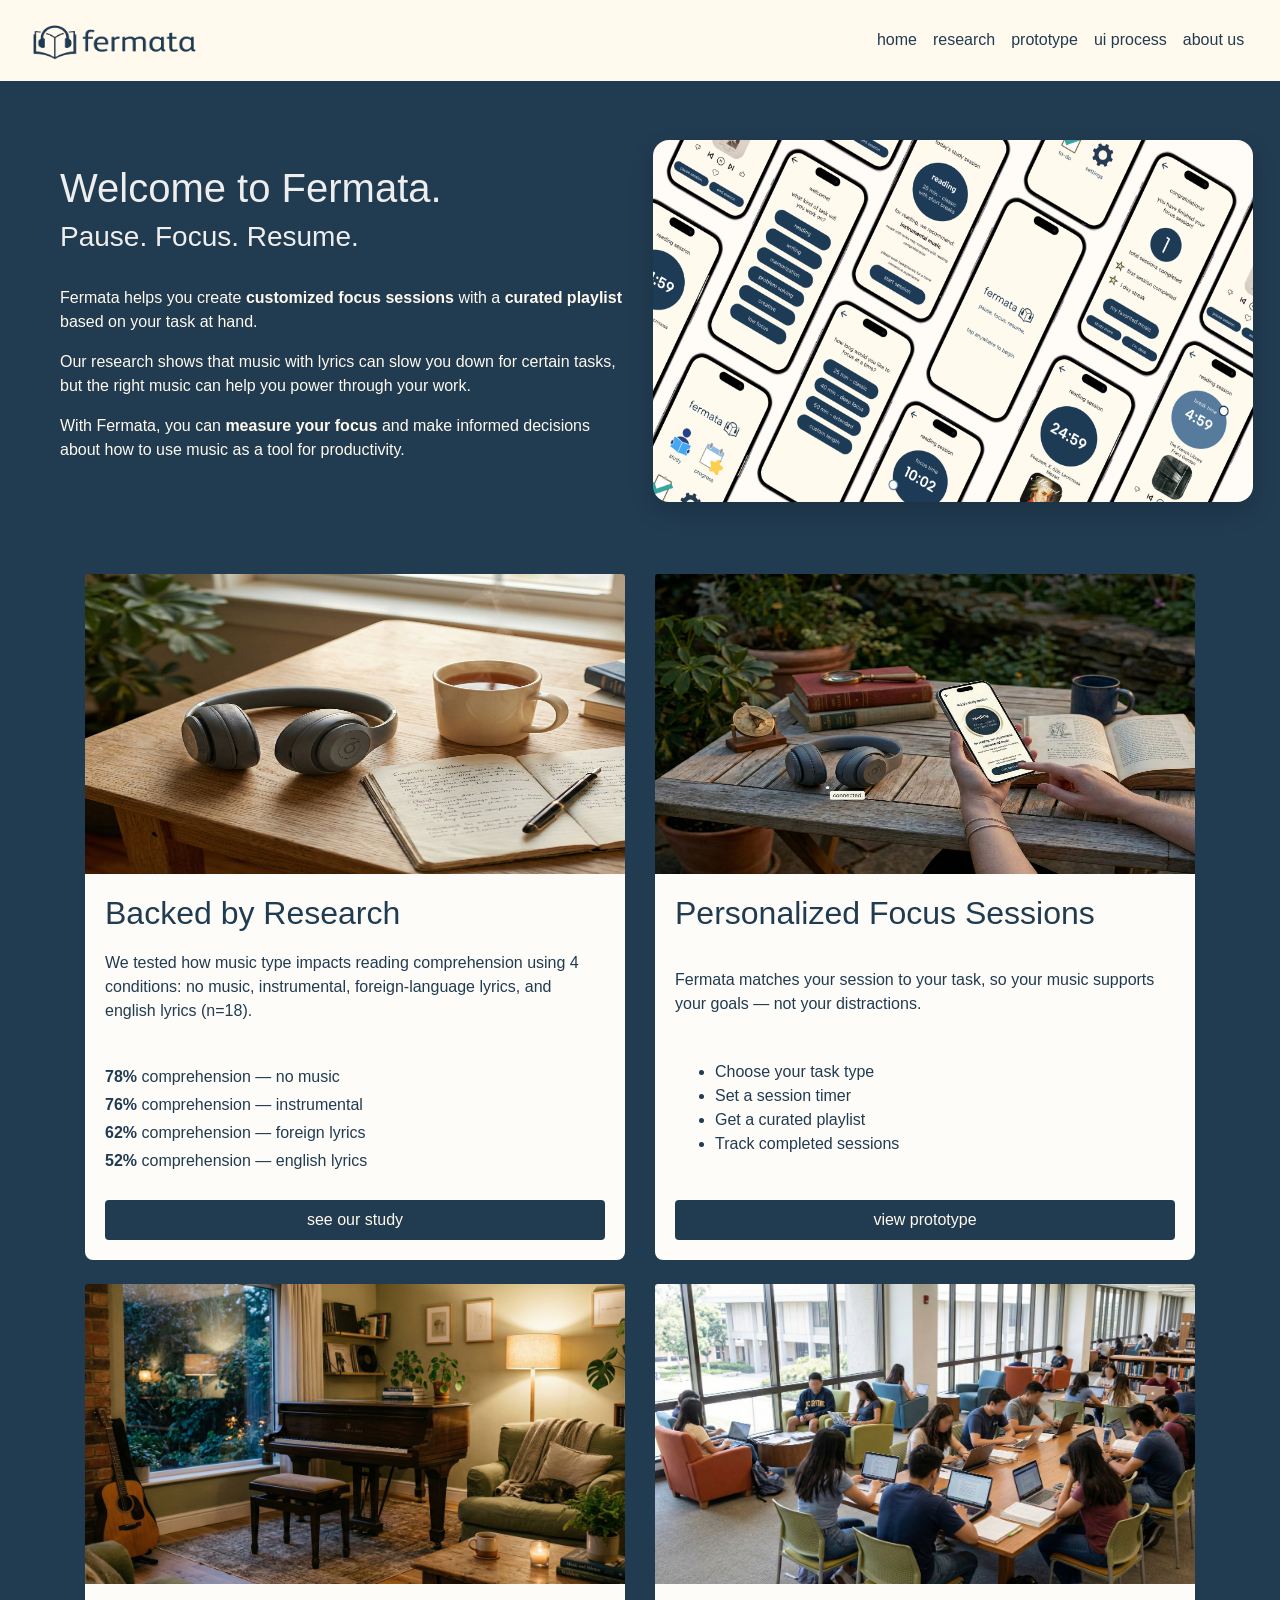
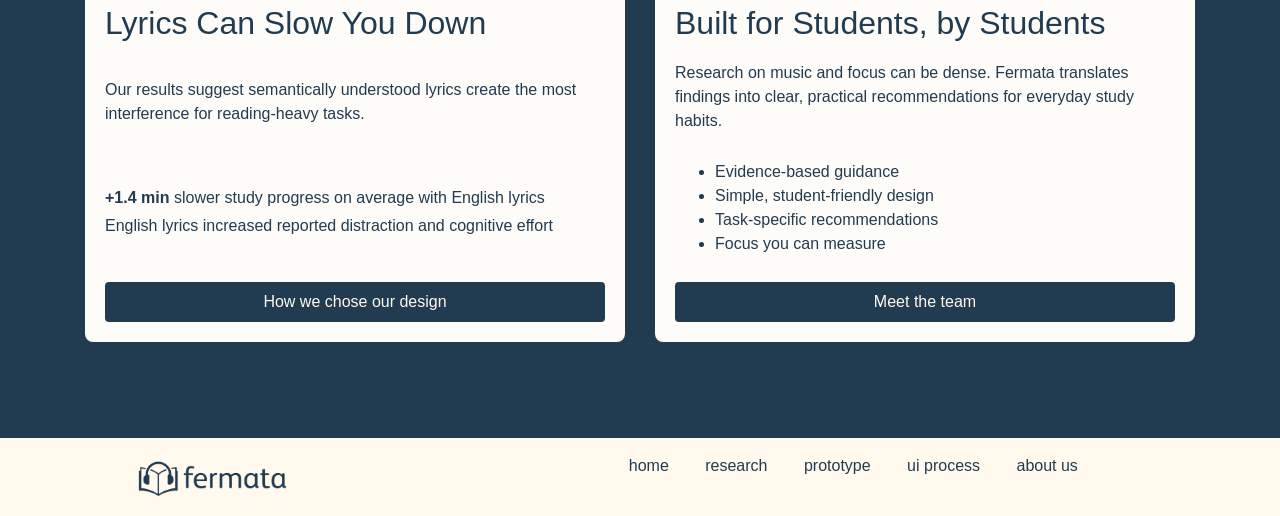
<file: index.html>
<!DOCTYPE html>
<html lang="en">

<head>
  <meta charset="UTF-8">
  <meta name="viewport" content="width=device-width, initial-scale=1.0">
  
  <title>Fermata - Home</title>
  <link rel="shortcut icon" type="image/jpg" href="elements/favicon.png">
  <link rel="stylesheet" href="https://cdn.jsdelivr.net/npm/bootstrap@4.6.2/dist/css/bootstrap.min.css">
  <link href="style.css" rel="stylesheet">
  <link href="https://fonts.googleapis.com/css2?family=Montserrat:wght@300;400;500;600;700&display=swap" rel="stylesheet">
  <link href="https://fonts.cdnfonts.com/css/kano" rel="stylesheet">
  <script src="https://code.jquery.com/jquery-3.5.1.slim.min.js"></script>
  <script src="https://cdn.jsdelivr.net/npm/bootstrap@4.6.0/dist/js/bootstrap.bundle.min.js"></script>
</head>

<body>

  <!-- Progress Scroll Bar -->
  <div id="scrollProgressBarContainer">
    <div id="scrollProgressBar"></div>
  </div>
  <nav class="navbar navbar-expand-md fixed-top">
    <div class="container-fluid">
      <a class="navbar-brand" href="index.html"><img src="elements/logo.png" height="45px" width="175px"></a>
      <button class="navbar-toggler" type="button" data-toggle="collapse" data-target="#navbarResponsive">
        <span class="navbar-toggler-icon custom-toggler"></span>
      </button>
      <div class="collapse navbar-collapse" id="navbarResponsive">
        <ul class="navbar-nav ml-auto">
          <li class="nav-item">
            <a class="nav-link" href="index.html">home</a>
          </li>
          <li class="nav-item">
            <a class="nav-link" href="research.html">research</a>
          </li>
          <li class="nav-item">
            <a class="nav-link" href="prototype.html">prototype</a>
          </li>
          <li class="nav-item">
            <a class="nav-link" href="uiprocess.html">ui process</a>
          </li>
          <li class="nav-item">
            <a class="nav-link" href="aboutus.html">about us</a>
          </li>
        </ul>
      </div>
    </div>
  </nav>



<div class="container-fluid pl-5">
  <div class="row">
    <div class="col-sm">
      <br>
      <h1 class=" header-title" style="color: rgb(238, 238, 238);">  Welcome to Fermata.</h1>
      <h3 class="header-title" style="color: rgb(238, 238, 238);">Pause. Focus. Resume.</h3>
      <br>
      <p class="description-text">Fermata helps you create <b>customized focus sessions</b> with a <b>curated playlist</b> based on your task at hand. </p>
      <p class="description-text">Our research shows that music with lyrics can slow you down for certain tasks, but the right music can help you power through your work.</p>
      <p class="description-text">With Fermata, you can <b>measure your focus</b> and make informed decisions about how to use music as a tool for productivity.</p>
      <br>
    </div>
    <div class="col-sm d-flex justify-content-center">
      <img src="elements/appscreen.png" alt="app screen" class="img-fluid" style="max-width: 600px;">
    </div>
  </div>
</div>



<br>

<div class="container my-5">
  <div class="row row-cols-1 row-cols-md-2 g-4">

    <!-- Card 1: Backed by Research -->
    <div class="col mb-4">
      <div class="card h-100">
        <img src="elements/research.png" class="card-img-top" alt="...">
        <div class="card-body d-flex flex-column justify-content-between">
          <h5 class="card-title">Backed by Research</h5>
          <p class="card-text">
            We tested how music type impacts reading comprehension using 4 conditions:
            no music, instrumental, foreign-language lyrics, and english lyrics (n=18).
          </p>

          <div class="mt-3">
            <p class="mb-1"><b>78%</b> comprehension — no music</p>
            <p class="mb-1"><b>76%</b> comprehension — instrumental</p>
            <p class="mb-1"><b>62%</b> comprehension — foreign lyrics</p>
            <p class="mb-0"><b>52%</b> comprehension — english lyrics</p>
          </div>

          <a href="research.html" class="btn mt-3">see our study</a>
        </div>
      </div>
    </div>

    <!-- Card 2: How Fermata Helps -->
    <div class="col mb-4">
      <div class="card h-100">
        <img src="elements/prototypecard.png" class="card-img-top" alt="...">
        <div class="card-body d-flex flex-column justify-content-between">
          <h5 class="card-title">Personalized Focus Sessions</h5>
          <p class="card-text">
            Fermata matches your session to your task, so your music supports your goals —
            not your distractions.
          </p>

          <ul class="mb-0">
            <li>Choose your task type</li>
            <li>Set a session timer</li>
            <li>Get a curated playlist</li>
            <li>Track completed sessions</li>
          </ul>

          <a href="prototype.html" class="btn mt-3">view prototype</a>
        </div>
      </div>
    </div>

    <!-- Card 3: Key Takeaway -->
    <div class="col mb-4">
      <div class="card h-100">
        <img src="elements/piano.png" class="card-img-top" alt="...">
        <div class="card-body d-flex flex-column justify-content-between">
          <h5 class="card-title">Lyrics Can Slow You Down</h5>
          <p class="card-text">
            Our results suggest semantically understood lyrics create the most interference
            for reading-heavy tasks.
          </p>

          <div class="mt-3">
            <p class="mb-1"><b>+1.4 min</b> slower study progress on average with English lyrics</p>
            <p class="mb-0">English lyrics increased reported distraction and cognitive effort</p>
          </div>

          <a href="uiprocess.html" class="btn mt-3">How we chose our design </a>
        </div>
      </div>
    </div>

    <!-- Card 4: Our Mission / Why It Matters -->
    <div class="col mb-4">
      <div class="card h-100">
        <img src="elements/students.png" class="card-img-top" alt="...">

        <div class="card-body d-flex flex-column justify-content-between">
          <h5 class="card-title">Built for Students, by Students</h5>
          <p class="card-text">
            Research on music and focus can be dense. Fermata translates findings into
            clear, practical recommendations for everyday study habits.
          </p>

          <ul class="mb-0">
            <li>Evidence-based guidance</li>
            <li>Simple, student-friendly design</li>
            <li>Task-specific recommendations</li>
            <li>Focus you can measure</li>
          </ul>

          <a href="aboutus.html" class="btn  mt-3">Meet the team</a>
        </div>
      </div>
    </div>

  </div>
</div>
<br>





  
  <!-- Scroll Progress Bar Script -->
  <script>
    window.addEventListener('scroll', function() {
      var scrollTop = window.scrollY || document.documentElement.scrollTop;
      var docHeight = document.documentElement.scrollHeight - document.documentElement.clientHeight;
      var scrolled = (scrollTop / docHeight) * 100;
      document.getElementById('scrollProgressBar').style.width = scrolled + '%';
    });
  </script>
</body>

<!--- Footer -->
<footer class="footer">
  <div class="container-fluid">
    <div class="row text-center">
      <div class="col-md-4">
        <a href="index.html"><img src="elements/logo.png" width="300px" height="50px"></a>
      </div>
      <div class="col-md-8 footer-text">
        <a href="index.html">home</a>
        <a href="research.html">research</a>
        <a href="prototype.html">prototype</a>
        <a href="uiprocess.html">ui process</a>
        <a href="aboutus.html">about us</a>
      </div>
    </div>
  </div>
</footer>
</html>
</file>
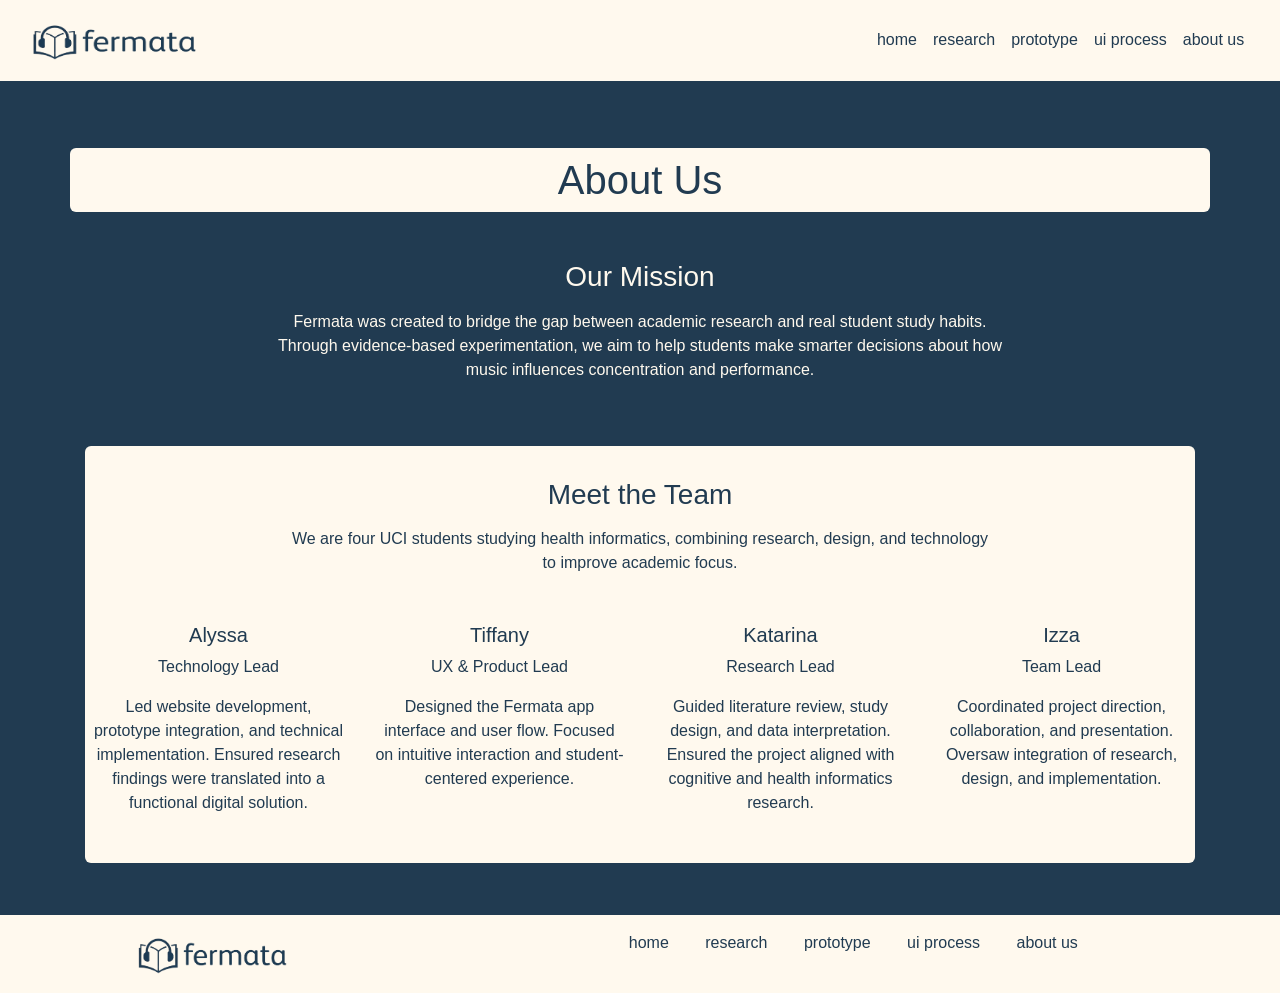
<file: aboutus.html>
<!DOCTYPE html>
<html lang="en">

<head>
  <meta charset="UTF-8">
  <meta name="viewport" content="width=device-width, initial-scale=1.0">
  
  <title>Fermata - About Us</title>
  <link rel="shortcut icon" type="image/jpg" href="elements/favicon.png">
  <link rel="stylesheet" href="https://cdn.jsdelivr.net/npm/bootstrap@4.6.2/dist/css/bootstrap.min.css">
  <link href="style.css" rel="stylesheet">
  <script src="https://code.jquery.com/jquery-3.5.1.slim.min.js"></script>
  <script src="https://cdn.jsdelivr.net/npm/bootstrap@4.6.0/dist/js/bootstrap.bundle.min.js"></script>
</head>

<body>
<div class="container my-2 d-flex justify-content-center align-items-center descriptions compact">
  <h1 class="mb-0">About Us</h1>
</div>


<div class="container my-5 ">
    
 <!-- MISSION SECTION -->
  <div class="row mb-5">
    <div class="col-lg-8 mx-auto text-center">
      <h3 class="mb-3">Our Mission</h3>
      <p>
        Fermata was created to bridge the gap between academic research and
        real student study habits. Through evidence-based experimentation,
        we aim to help students make smarter decisions about how music
        influences concentration and performance.
      </p>
    </div>
  </div>
  <!-- HERO SECTION -->
  

 

  <!-- TEAM SECTION -->
<div class="descriptions compact">
    <div class=" mb-5 justify-content-center">
      <div class="col-lg-8 mx-auto text-center">
        <br>
        <h3 class="mb-3">Meet the Team</h3>
        <p>
          We are four UCI students studying health informatics,
          combining research, design, and technology to improve academic focus.
        </p>
      </div>
    </div>
    <div class="row justify-content-center">
    <!-- Alyssa -->
    <div class="col-12 col-md-6 col-lg-3 mb-4">
      <div class="team-card text-center">
        <h5>Alyssa</h5>
        <p class="role">Technology Lead</p>
        <p>
          Led website development, prototype integration, and technical implementation.
          Ensured research findings were translated into a functional digital solution.
        </p>
      </div>
    </div>

    <!-- Tiffany -->
    <div class="col-12 col-md-6 col-lg-3 mb-4">
      <div class="team-card text-center">
        <h5>Tiffany</h5>
        <p class="role">UX & Product Lead</p>
        <p>
          Designed the Fermata app interface and user flow.
          Focused on intuitive interaction and student-centered experience.
        </p>
      </div>
    </div>

    <!-- Katarina -->
    <div class="col-12 col-md-6 col-lg-3 mb-4">
      <div class="team-card text-center">
        <h5>Katarina</h5>
        <p class="role">Research Lead</p>
        <p>
          Guided literature review, study design, and data interpretation.
          Ensured the project aligned with cognitive and health informatics research.
        </p>
      </div>
    </div>

    <!-- Izza -->
    <div class="col-12 col-md-6 col-lg-3 mb-4">
      <div class="team-card text-center">
        <h5>Izza</h5>
        <p class="role">Team Lead</p>
        <p>
          Coordinated project direction, collaboration, and presentation.
          Oversaw integration of research, design, and implementation.
        </p>
      </div>
    </div>

    </div>
</div>

  <!-- Progress Scroll Bar -->
  <div id="scrollProgressBarContainer">
    <div id="scrollProgressBar"></div>
  </div>
  <nav class="navbar navbar-expand-md fixed-top">
    <div class="container-fluid">
      <a class="navbar-brand" href="index.html"><img src="elements/logo.png" height="45px" width="175px"></a>
      <button class="navbar-toggler" type="button" data-toggle="collapse" data-target="#navbarResponsive">
        <span class="navbar-toggler-icon custom-toggler"></span>
      </button>
      <div class="collapse navbar-collapse" id="navbarResponsive">
        <ul class="navbar-nav ml-auto">
          <li class="nav-item">
            <a class="nav-link" href="index.html">home</a>
          </li>
          <li class="nav-item">
            <a class="nav-link" href="research.html">research</a>
          </li>
          <li class="nav-item">
            <a class="nav-link" href="prototype.html">prototype</a>
          </li>
          <li class="nav-item">
            <a class="nav-link" href="uiprocess.html">ui process</a>
          </li>
          <li class="nav-item">
            <a class="nav-link" href="aboutus.html">about us</a>
          </li>
        </ul>
      </div>
    </div>
  </nav>

<br>
<br>





  
  <!-- Scroll Progress Bar Script -->
  <script>
    window.addEventListener('scroll', function() {
      var scrollTop = window.scrollY || document.documentElement.scrollTop;
      var docHeight = document.documentElement.scrollHeight - document.documentElement.clientHeight;
      var scrolled = (scrollTop / docHeight) * 100;
      document.getElementById('scrollProgressBar').style.width = scrolled + '%';
    });
  </script>
</body>

<!--- Footer -->
<footer class="footer">
  <div class="container-fluid">
    <div class="row text-center">
      <div class="col-md-4">
        <a href="index.html"><img src="elements/logo.png" width="300px" height="50px"></a>
      </div>
      <div class="col-md-8 footer-text">
        <a href="index.html">home</a>
        <a href="research.html">research</a>
        <a href="prototype.html">prototype</a>
        <a href="uiprocess.html">ui process</a>
        <a href="aboutus.html">about us</a>
        
      </div>
    </div>
  </div>
</footer>
</html>
</file>
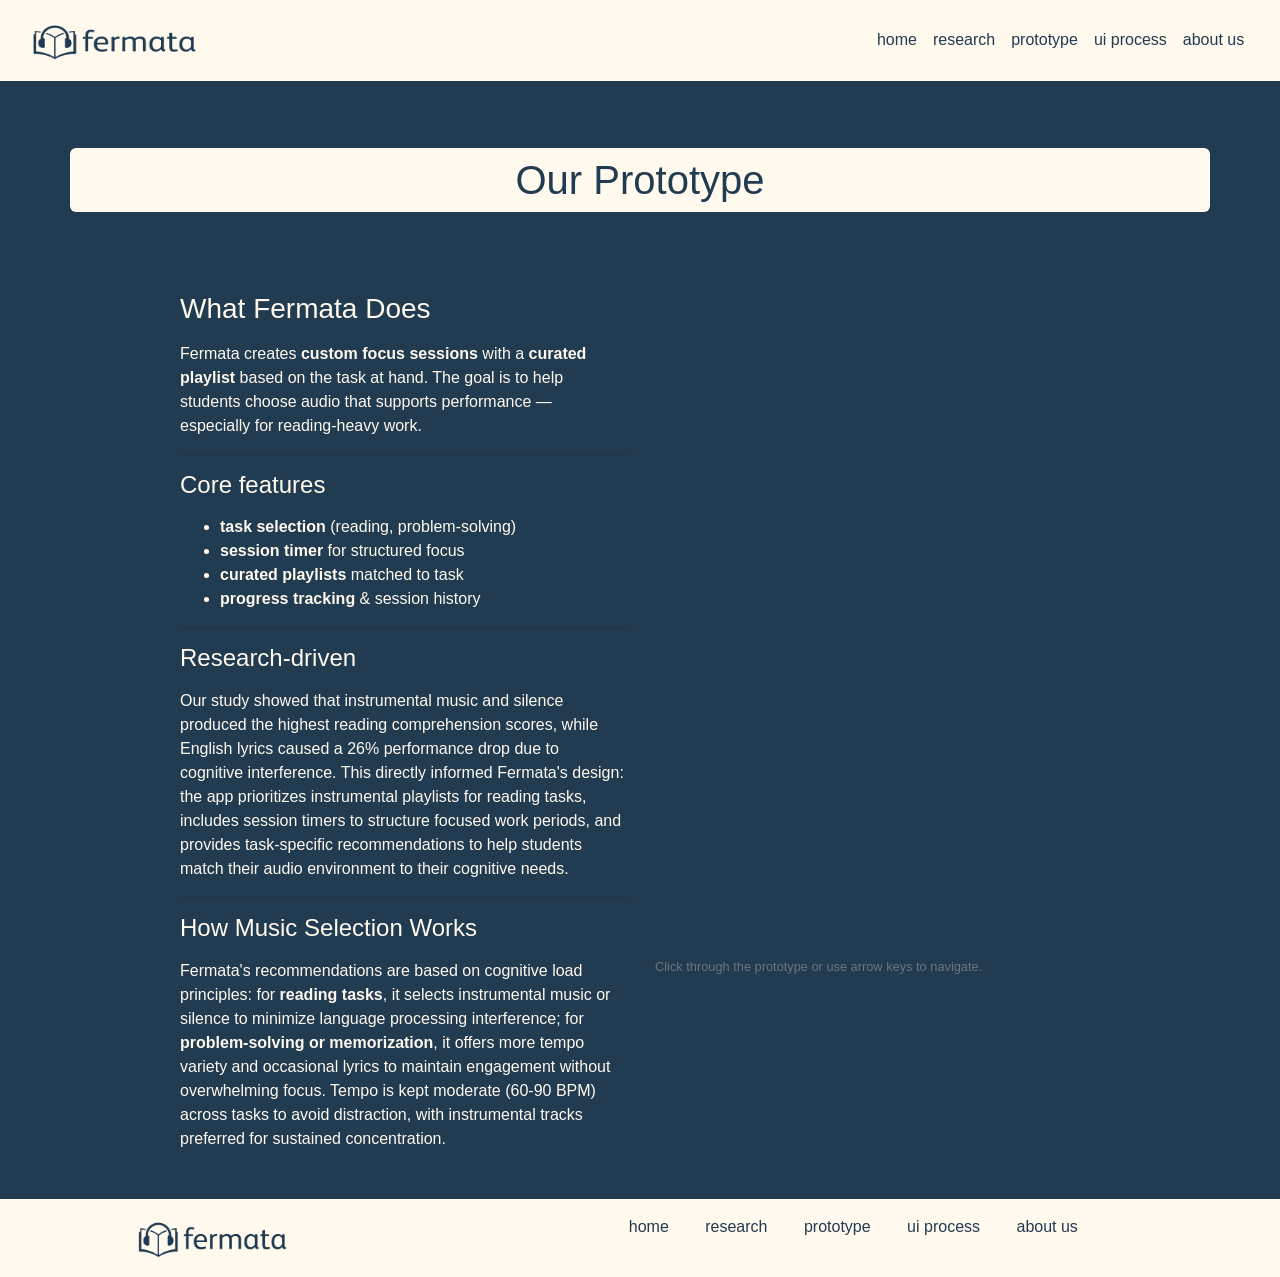
<file: prototype.html>
<!DOCTYPE html>
<html lang="en">

<head>
  <meta charset="UTF-8">
  <meta name="viewport" content="width=device-width, initial-scale=1.0">
  
  <title>Fermata - Prototype</title>
  <link rel="shortcut icon" type="image/jpg" href="elements/favicon.png">
  <link rel="stylesheet" href="https://cdn.jsdelivr.net/npm/bootstrap@4.6.2/dist/css/bootstrap.min.css">
  <link href="style.css" rel="stylesheet">
  <script src="https://code.jquery.com/jquery-3.5.1.slim.min.js"></script>
  <script src="https://cdn.jsdelivr.net/npm/bootstrap@4.6.0/dist/js/bootstrap.bundle.min.js"></script>
</head>

<body>

  <!-- Progress Scroll Bar -->
  <div id="scrollProgressBarContainer">
    <div id="scrollProgressBar"></div>
  </div>
  <nav class="navbar navbar-expand-md fixed-top">
    <div class="container-fluid">
      <a class="navbar-brand" href="index.html"><img src="elements/logo.png" height="45px" width="175px"></a>
      <button class="navbar-toggler" type="button" data-toggle="collapse" data-target="#navbarResponsive">
        <span class="navbar-toggler-icon custom-toggler"></span>
      </button>
      <div class="collapse navbar-collapse" id="navbarResponsive">
        <ul class="navbar-nav ml-auto">
          <li class="nav-item">
            <a class="nav-link" href="index.html">home</a>
          </li>
          <li class="nav-item">
            <a class="nav-link" href="research.html">research</a>
          </li>
          <li class="nav-item">
            <a class="nav-link" href="prototype.html">prototype</a>
          </li>
          <li class="nav-item">
            <a class="nav-link" href="uiprocess.html">ui process</a>
          </li>
          <li class="nav-item">
            <a class="nav-link" href="aboutus.html">about us</a>
          </li>
        </ul>
      </div>
    </div>
  </nav>


 
<div class="container my-2 d-flex justify-content-center align-items-center descriptions compact">
  <h1 class="mb-0">Our Prototype</h1>
</div>
<br>
<!-- 2-COLUMN LAYOUT -->
<div class="container my-5">
  <div class="row align-items-start justify-content-center">

  <!-- LEFT: TEXT CONTENT -->
  <div class="col-12 col-lg-5 mb-4 mb-lg-0">
    <div class="prototype-panel">

      <h3 class="mb-3">What Fermata Does</h3>
      <p>
        Fermata creates <b>custom focus sessions</b> with a <b>curated playlist</b>
        based on the task at hand. The goal is to help students choose audio
        that supports performance — especially for reading-heavy work.
      </p>

      <hr>

      <h4 class="mb-3">Core features</h4>
      <ul>
        <li><b>task selection</b> (reading, problem-solving)</li>
        <li><b>session timer</b> for structured focus</li>
        <li><b>curated playlists</b> matched to task</li>
        <li><b>progress tracking</b> & session history</li>
      </ul>

      <hr>

      <h4 class="mb-3">Research-driven</h4>
      <p>
        Our study showed that instrumental music and silence produced the highest reading comprehension scores, while English lyrics caused a 26% performance drop due to cognitive interference. This directly informed Fermata's design: the app prioritizes instrumental playlists for reading tasks, includes session timers to structure focused work periods, and provides task-specific recommendations to help students match their audio environment to their cognitive needs.
      </p>

      <hr>

      <h4 class="mb-3">How Music Selection Works</h4>
      <p class="mb-0">
        Fermata's recommendations are based on cognitive load principles: for <b>reading tasks</b>, it selects instrumental music or silence to minimize language processing interference; for <b>problem-solving or memorization</b>, it offers more tempo variety and occasional lyrics to maintain engagement without overwhelming focus. Tempo is kept moderate (60-90 BPM) across tasks to avoid distraction, with instrumental tracks preferred for sustained concentration.
      </p>

    </div>
  </div>

  <!-- RIGHT: FIGMA EMBED -->
  <div class="col-12 col-lg-5">
    <div class="prototype-embed">
      <iframe style="border: 0px solid rgba(0, 0, 0, 0.1);" width="400" height="650" src="https://embed.figma.com/proto/eNn3fgQAqcZvRyroI8vgUL/INF-172-Prototype---fermata?node-id=1-3&p=f&scaling=scale-down&content-scaling=fixed&page-id=0%3A1&starting-point-node-id=1%3A3&embed-host=share" allowfullscreen></iframe>

    </div>

    <p class="small mt-2 text-muted">
      Click through the prototype or use arrow keys to navigate.
    </p>
  </div>

</div>

<br>
<br>


  
  <!-- Scroll Progress Bar Script -->
  <script>
    window.addEventListener('scroll', function() {
      var scrollTop = window.scrollY || document.documentElement.scrollTop;
      var docHeight = document.documentElement.scrollHeight - document.documentElement.clientHeight;
      var scrolled = (scrollTop / docHeight) * 100;
      document.getElementById('scrollProgressBar').style.width = scrolled + '%';
    });
  </script>
</body>

<!--- Footer -->
<footer class="footer">
  <div class="container-fluid">
    <div class="row text-center">
      <div class="col-md-4">
        <a href="index.html"><img src="elements/logo.png" width="300px" height="50px"></a>
      </div>
      <div class="col-md-8 footer-text">
        <a href="index.html">home</a>
        <a href="research.html">research</a>
        <a href="prototype.html">prototype</a>
        <a href="uiprocess.html">ui process</a>
        <a href="aboutus.html">about us</a>
      </div>
    </div>
  </div>
</footer>
</html>
</file>
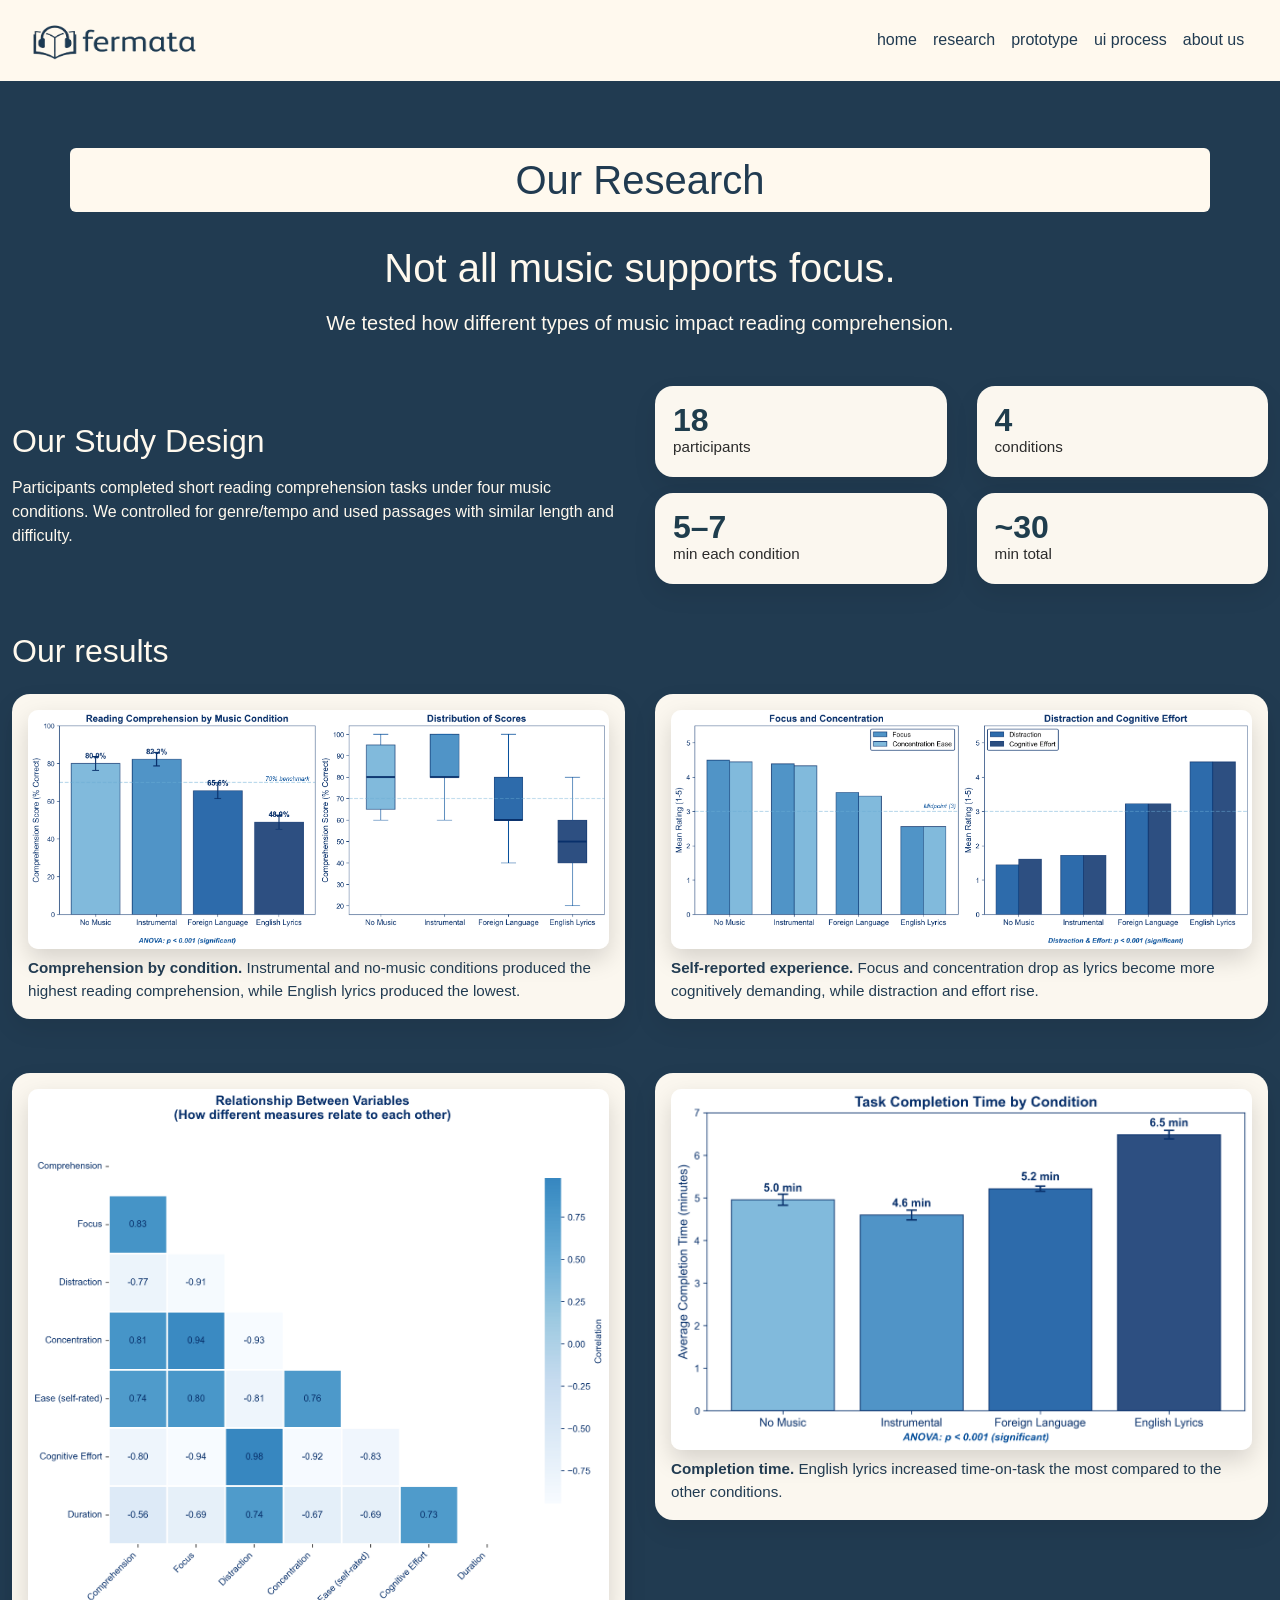
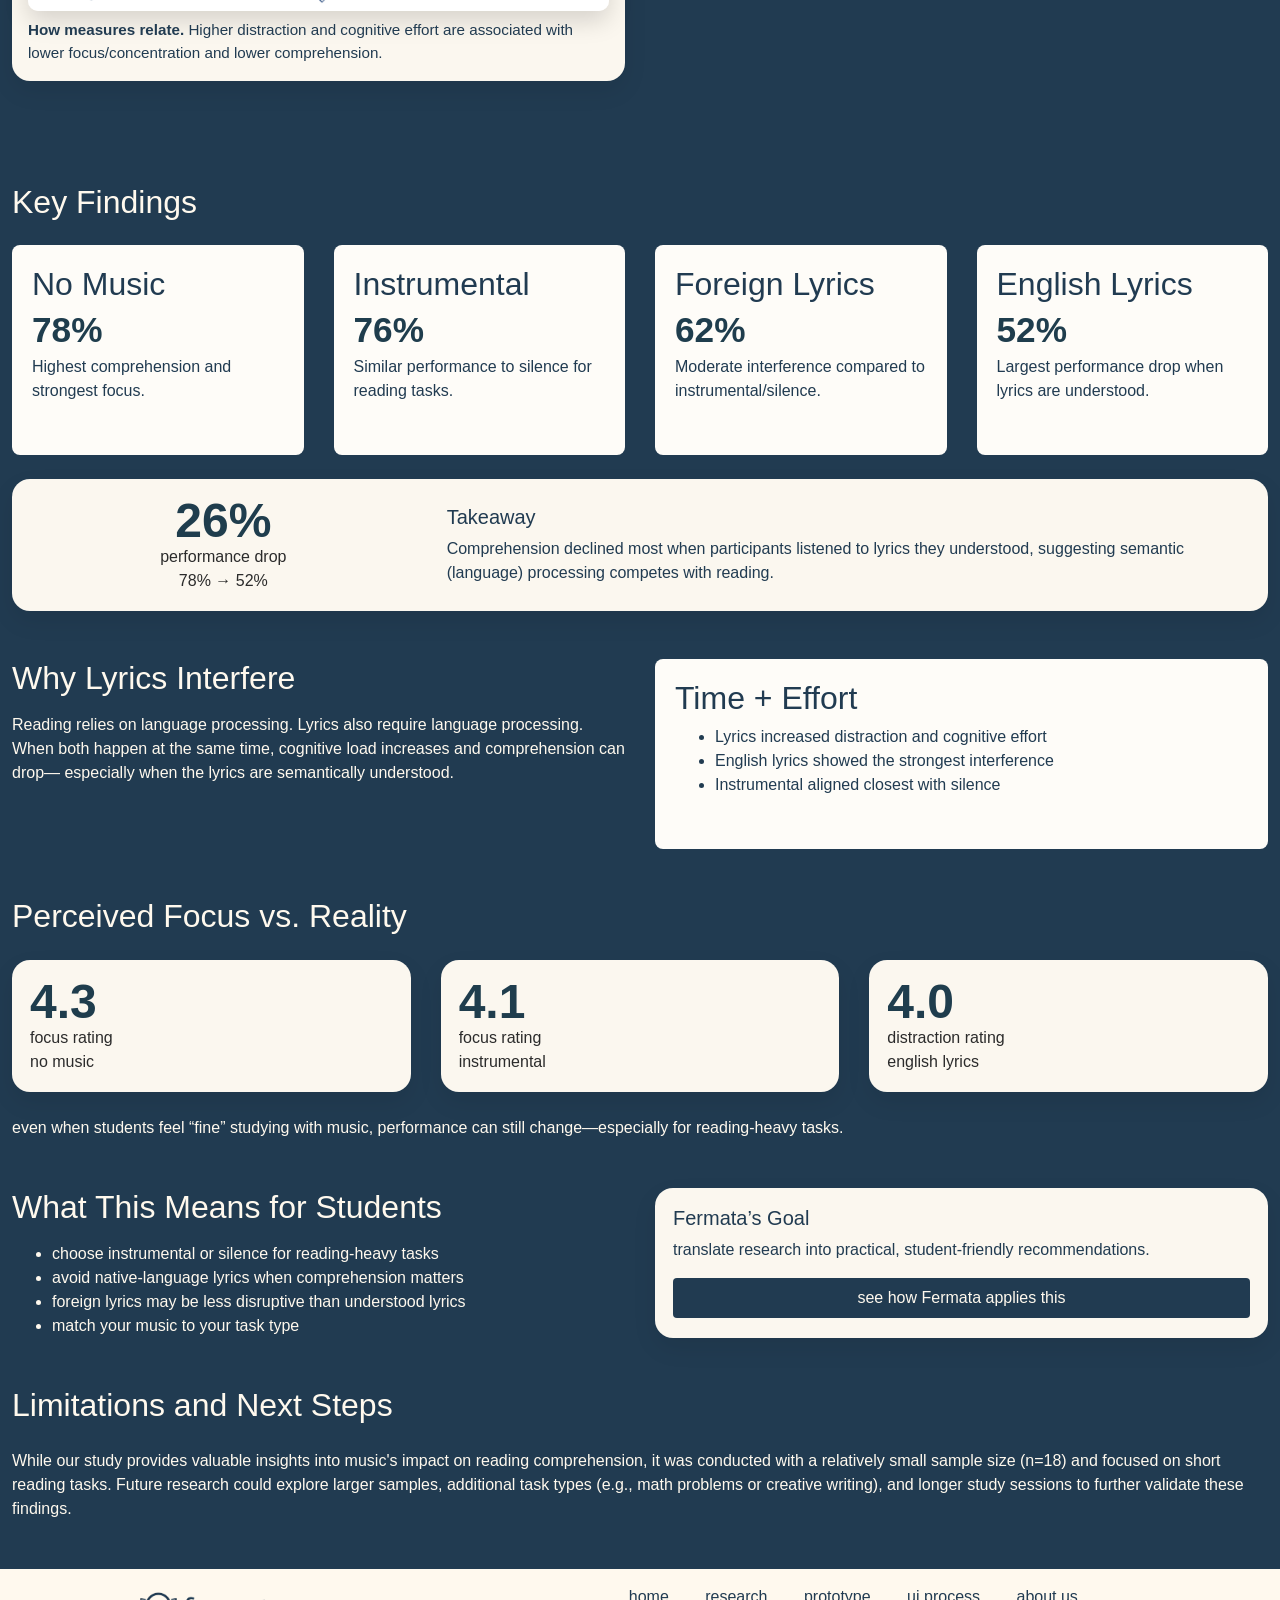
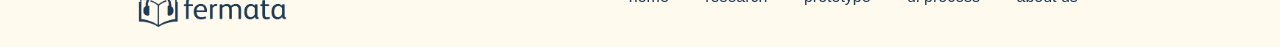
<file: research.html>
<!DOCTYPE html>
<html lang="en">

<head>
  <meta charset="UTF-8">
  <meta name="viewport" content="width=device-width, initial-scale=1.0">
  
  <title>Fermata - Research</title>
  <link rel="shortcut icon" type="image/jpg" href="elements/favicon.png">
  <link rel="stylesheet" href="https://cdn.jsdelivr.net/npm/bootstrap@4.6.2/dist/css/bootstrap.min.css">
<link href="style.css?v=3" rel="stylesheet">
  <script src="https://code.jquery.com/jquery-3.5.1.slim.min.js"></script>
  <script src="https://cdn.jsdelivr.net/npm/bootstrap@4.6.0/dist/js/bootstrap.bundle.min.js"></script>
</head>

<body>

  <!-- Progress Scroll Bar -->
  <div id="scrollProgressBarContainer">
    <div id="scrollProgressBar"></div>
  </div>
  <nav class="navbar navbar-expand-md fixed-top">
    <div class="container-fluid">
      <a class="navbar-brand" href="index.html"><img src="elements/logo.png" height="45px" width="175px"></a>
      <button class="navbar-toggler" type="button" data-toggle="collapse" data-target="#navbarResponsive">
        <span class="navbar-toggler-icon custom-toggler"></span>
      </button>
      <div class="collapse navbar-collapse" id="navbarResponsive">
        <ul class="navbar-nav ml-auto">
          <li class="nav-item">
            <a class="nav-link" href="index.html">home</a>
          </li>
          <li class="nav-item">
            <a class="nav-link" href="research.html">research</a>
          </li>
          <li class="nav-item">
            <a class="nav-link" href="prototype.html">prototype</a>
          </li>
          <li class="nav-item">
            <a class="nav-link" href="uiprocess.html">ui process</a>
          </li>
          <li class="nav-item">
            <a class="nav-link" href="aboutus.html">about us</a>
          </li>
        </ul>
      </div>
    </div>
  </nav>


<!-- RESEARCH PAGE CONTENT -->

<div class="container my-2 d-flex justify-content-center align-items-center descriptions compact">
  <h1 class="mb-0">Our Research</h1>
</div>


  <!-- HERO -->
   <br>
  <section class="text-center mb-5">
    <h1 class="mb-3">Not all music supports focus.</h1>
    <p class="lead mb-4">
      We tested how different types of music impact reading comprehension.
    </p>


  </section>

  <!-- 2) STUDY OVERVIEW -->
  <section class="mb-5">
    <div class="row align-items-center">
      <div class="col-12 col-lg-6 mb-4 mb-lg-0">
        <h2 class="mb-3">Our Study Design</h2>
        <p class="mb-0">
          Participants completed short reading comprehension tasks under four music conditions.
          We controlled for genre/tempo and used passages with similar length and difficulty.
        </p>
      </div>

      <div class="col-12 col-lg-6">
        <div class="row">
          <div class="col-6 mb-3">
            <div class="mini-stat-box">
              <div class="mini-stat">18</div>
              <div class="mini-label">participants</div>
            </div>
          </div>
          <div class="col-6 mb-3">
            <div class="mini-stat-box">
              <div class="mini-stat">4</div>
              <div class="mini-label">conditions</div>
            </div>
          </div>
          <div class="col-6">
            <div class="mini-stat-box">
              <div class="mini-stat">5–7</div>
              <div class="mini-label">min each condition</div>
            </div>
          </div>
          <div class="col-6">
            <div class="mini-stat-box">
              <div class="mini-stat">~30</div>
              <div class="mini-label">min total</div>
            </div>
          </div>
        </div>
      </div>
    </div>
  </section>

<!-- 3.5) RESULTS GRAPHS -->
  <section class="mb-5">
    <h2 class="mb-4">Our results</h2>

    <div class="row">
      <div class="col-12 col-lg-6 mb-4">
        <div class="graph-card">
          <img src="elements/aa.png" class="img-fluid w-100 graph-img" alt="Reading comprehension by music condition with score distribution." />
          <p class="graph-caption mt-2 mb-0">
            <b>Comprehension by condition.</b> Instrumental and no-music conditions produced the highest reading comprehension, while English lyrics produced the lowest.
          </p>
        </div>
      </div>

      <div class="col-12 col-lg-6 mb-4">
        <div class="graph-card">
          <img src="elements/bb.png" class="img-fluid w-100 graph-img" alt="Focus and concentration compared to distraction and cognitive effort across music conditions." />
          <p class="graph-caption mt-2 mb-0">
            <b>Self-reported experience.</b> Focus and concentration drop as lyrics become more cognitively demanding, while distraction and effort rise.
          </p>
        </div>
      </div>

       <div class="col-12 col-lg-6 mb-4">
        <div class="graph-card">
          <img src="elements/ee.png" class="img-fluid w-100 graph-img" alt="Correlation heatmap showing relationships between comprehension, focus, distraction, effort, and duration." />
          <p class="graph-caption mt-2 mb-0">
            <b>How measures relate.</b> Higher distraction and cognitive effort are associated with lower focus/concentration and lower comprehension.
          </p>
        </div>
      </div>

      <div class="col-12 col-lg-6 mb-4">
        <div class="graph-card">
          <img src="elements/cc.png" class="img-fluid w-100 graph-img" alt="Average task completion time by music condition." />
          <p class="graph-caption mt-2 mb-0">
            <b>Completion time.</b> English lyrics increased time-on-task the most compared to the other conditions.
          </p>
        </div>
      </div>

     

      
    </div>
  </section>

  <!-- 3) KEY FINDINGS -->
  <section class="mb-5">
    <h2 class="mb-4">Key Findings</h2>

    <div class="row">

      <div class="col-12 col-md-6 col-lg-3 mb-4">
        <div class="card h-100">
          <div class="card-body">
            <h5 class="card-title">No Music</h5>
            <div class="big-stat-sm">78%</div>
            <p class="mb-0">Highest comprehension and strongest focus.</p>
          </div>
        </div>
      </div>

      <div class="col-12 col-md-6 col-lg-3 mb-4">
        <div class="card h-100">
          <div class="card-body">
            <h5 class="card-title">Instrumental</h5>
            <div class="big-stat-sm">76%</div>
            <p class="mb-0">Similar performance to silence for reading tasks.</p>
          </div>
        </div>
      </div>

      <div class="col-12 col-md-6 col-lg-3 mb-4">
        <div class="card h-100">
          <div class="card-body">
            <h5 class="card-title">Foreign Lyrics</h5>
            <div class="big-stat-sm">62%</div>
            <p class="mb-0">Moderate interference compared to instrumental/silence.</p>
          </div>
        </div>
      </div>

      <div class="col-12 col-md-6 col-lg-3 mb-4">
        <div class="card h-100">
          <div class="card-body">
            <h5 class="card-title">English Lyrics</h5>
            <div class="big-stat-sm">52%</div>
            <p class="mb-0">Largest performance drop when lyrics are understood.</p>
          </div>
        </div>
      </div>

    </div>

    <!-- Big takeaway row -->
    <div class="row">
      <div class="col-12">
        <div class="callout-box">
          <div class="row align-items-center">
            <div class="col-12 col-lg-4 text-center mb-3 mb-lg-0">
              <div class="big-stat">26%</div>
              <div class="stat-label">performance drop<br>78% → 52%</div>            </div>
            <div class="col-12 col-lg-8" style="color: #213B51;">
              <h5 class="mb-2">Takeaway</h5>
              <p class="mb-0">
                Comprehension declined most when participants listened to lyrics they understood,
                suggesting semantic (language) processing competes with reading.
              </p>
            </div>
          </div>
        </div>
      </div>
    </div>
  </section>

  <!-- 4) WHY IT HAPPENS -->
  <section class="mb-5">
    <div class="row">
      <div class="col-12 col-lg-6 mb-4 mb-lg-0">
        <h2 class="mb-3">Why Lyrics Interfere</h2>
        <p class="mb-0">
          Reading relies on language processing. Lyrics also require language processing.
          When both happen at the same time, cognitive load increases and comprehension can drop—
          especially when the lyrics are semantically understood.
        </p>
      </div>

      <div class="col-12 col-lg-6">
        <div class="card h-100">
          <div class="card-body">
            <h5 class="card-title">Time + Effort</h5>
            <ul class="mb-0">
              <li>Lyrics increased distraction and cognitive effort</li>
              <li>English lyrics showed the strongest interference</li>
              <li>Instrumental aligned closest with silence</li>
            </ul>
          </div>
        </div>
      </div>
    </div>
  </section>

  <!-- 5) PERCEIVED FOCUS -->
  <section class="mb-5">
    <h2 class="mb-4">Perceived Focus vs. Reality</h2>

    <div class="row">
      <div class="col-12 col-md-4 mb-4">
        <div class="stat-box">
          <div class="big-stat">4.3</div>
          <div class="stat-label">focus rating<br>no music</div>
        </div>
      </div>

      <div class="col-12 col-md-4 mb-4">
        <div class="stat-box">
          <div class="big-stat">4.1</div>
          <div class="stat-label">focus rating<br>instrumental</div>
        </div>
      </div>

      <div class="col-12 col-md-4 mb-4">
        <div class="stat-box">
          <div class="big-stat">4.0</div>
          <div class="stat-label">distraction rating<br>english lyrics</div>
        </div>
      </div>
    </div>

    <p class="mb-0">
      even when students feel “fine” studying with music, performance can still change—especially for reading-heavy tasks.
    </p>
  </section>

  <!-- 6) IMPLICATIONS -->
  <section class="mb-5">
    <div class="row">
      <div class="col-12 col-lg-6 mb-4 mb-lg-0">
        <h2 class="mb-3">What This Means for Students</h2>
        <ul class="mb-0">
          <li>choose instrumental or silence for reading-heavy tasks</li>
          <li>avoid native-language lyrics when comprehension matters</li>
          <li>foreign lyrics may be less disruptive than understood lyrics</li>
          <li>match your music to your task type</li>
        </ul>
      </div>

      <div class="col-12 col-lg-6">
        <div class="callout-box h-100" style="color: #213B51;">
          <h5 class="mb-2">Fermata’s Goal</h5>
          <p class="mb-3">
            translate research into practical, student-friendly recommendations.
          </p>
          <a href="prototype.html" class="btn btn-primary btn-block">see how Fermata applies this</a>
        </div>
      </div>
    </div>
  </section>

  <!-- 7) LIMITATIONS AND NEXT STEPS -->
  <section class="mb-5">
    <h2 class="mb-4">Limitations and Next Steps</h2>
    <p class="mb-0">
      While our study provides valuable insights into music's impact on reading comprehension, it was conducted with a relatively small sample size (n=18) and focused on short reading tasks. Future research could explore larger samples, additional task types (e.g., math problems or creative writing), and longer study sessions to further validate these findings.
    </p>
  </section>

</div>





  
  <!-- Scroll Progress Bar Script -->
  <script>
    window.addEventListener('scroll', function() {
      var scrollTop = window.scrollY || document.documentElement.scrollTop;
      var docHeight = document.documentElement.scrollHeight - document.documentElement.clientHeight;
      var scrolled = (scrollTop / docHeight) * 100;
      document.getElementById('scrollProgressBar').style.width = scrolled + '%';
    });
  </script>
</body>

<!--- Footer -->
<footer class="footer">
  <div class="container-fluid">
    <div class="row text-center">
      <div class="col-md-4">
        <a href="index.html"><img src="elements/logo.png" width="300px" height="50px"></a>
      </div>
      <div class="col-md-8 footer-text">
        <a href="index.html">home</a>
        <a href="research.html">research</a>
        <a href="prototype.html">prototype</a>
        <a href="uiprocess.html">ui process</a>
        <a href="aboutus.html">about us</a>
        
      </div>
    </div>
  </div>
</footer>
</html>
</file>
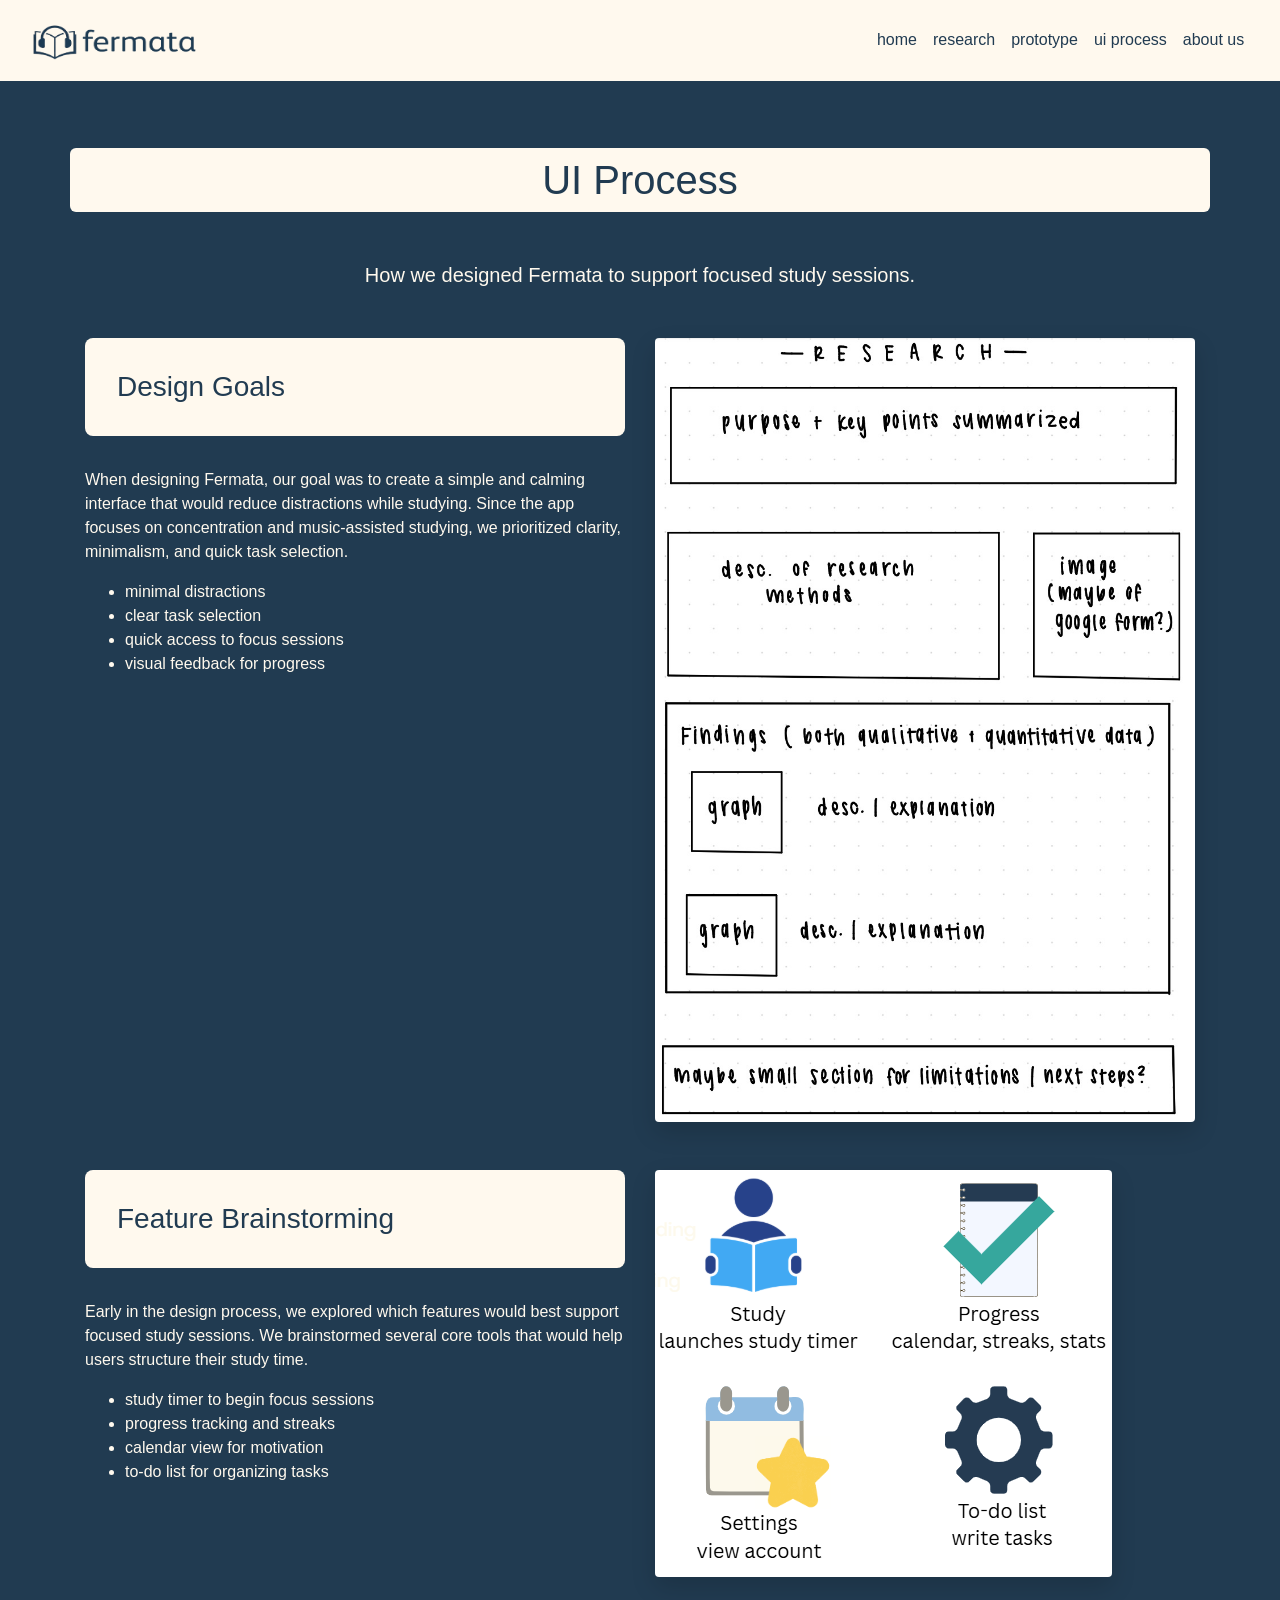
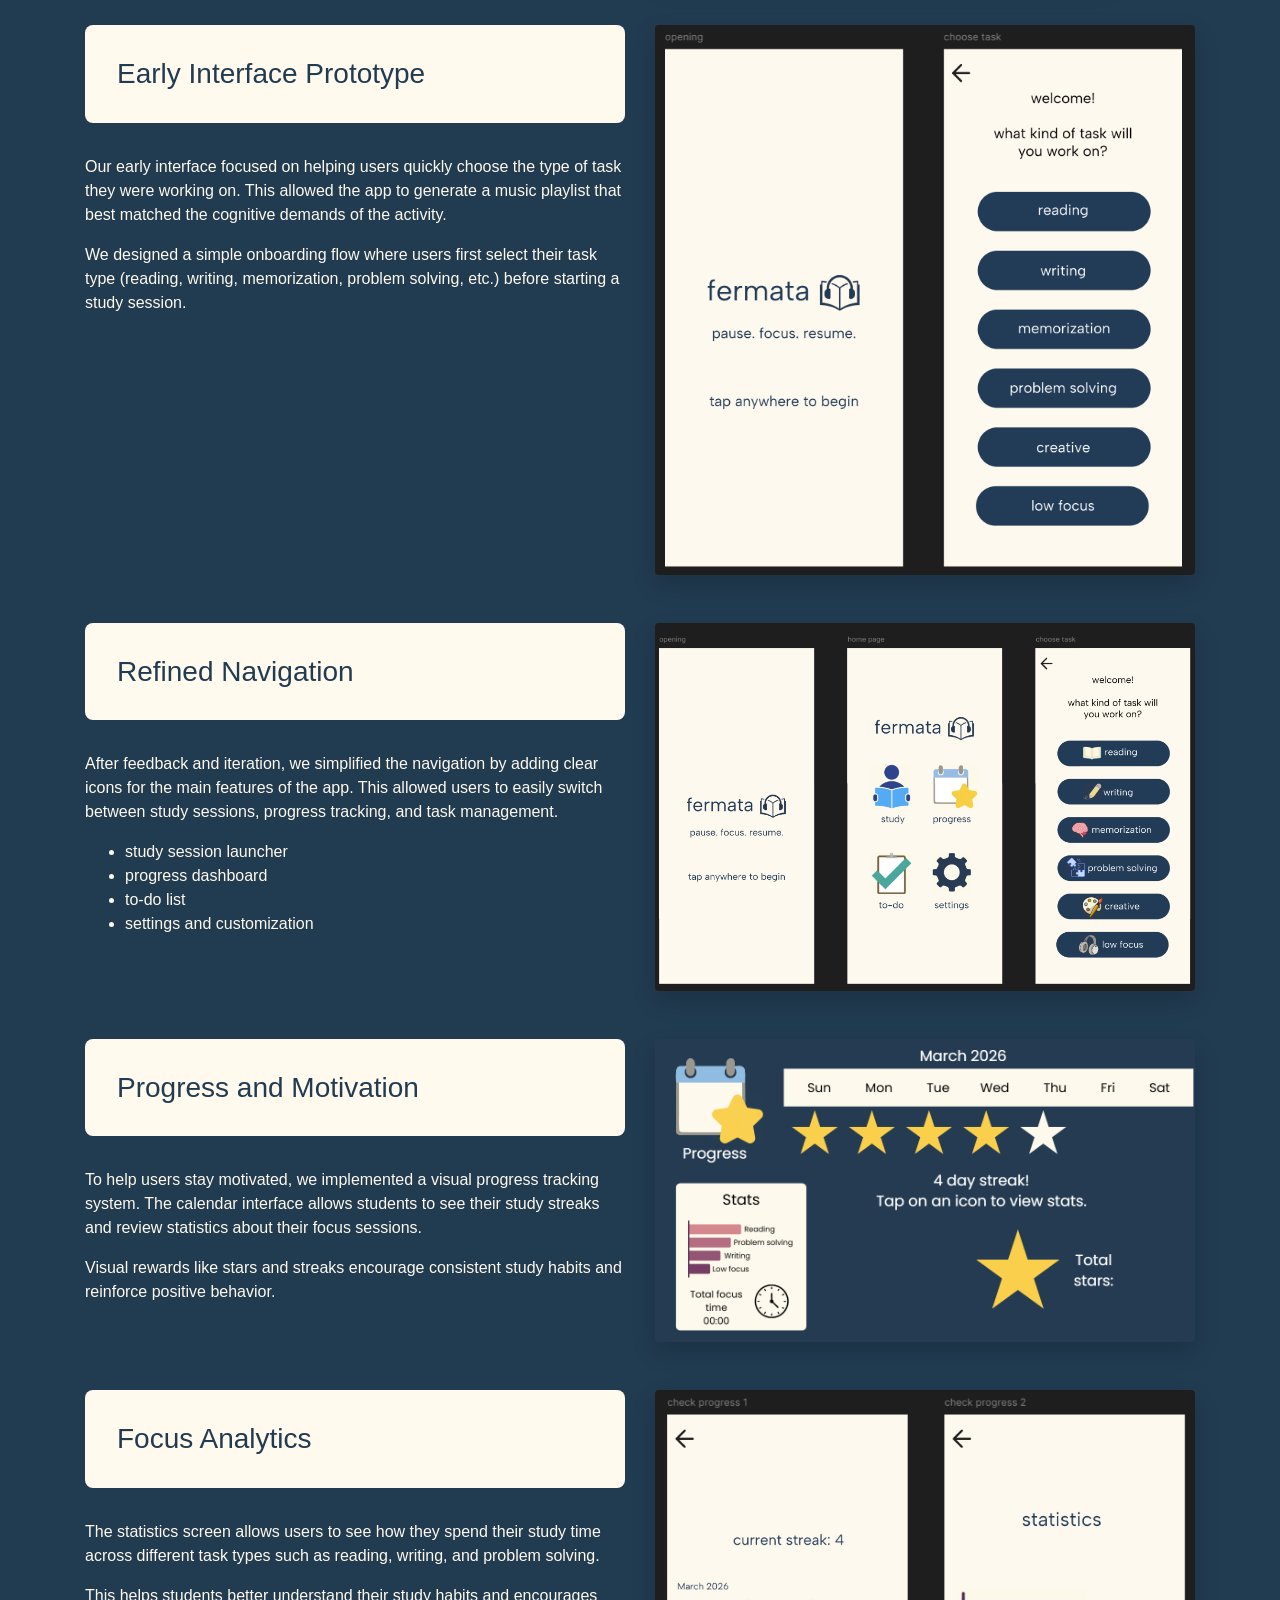
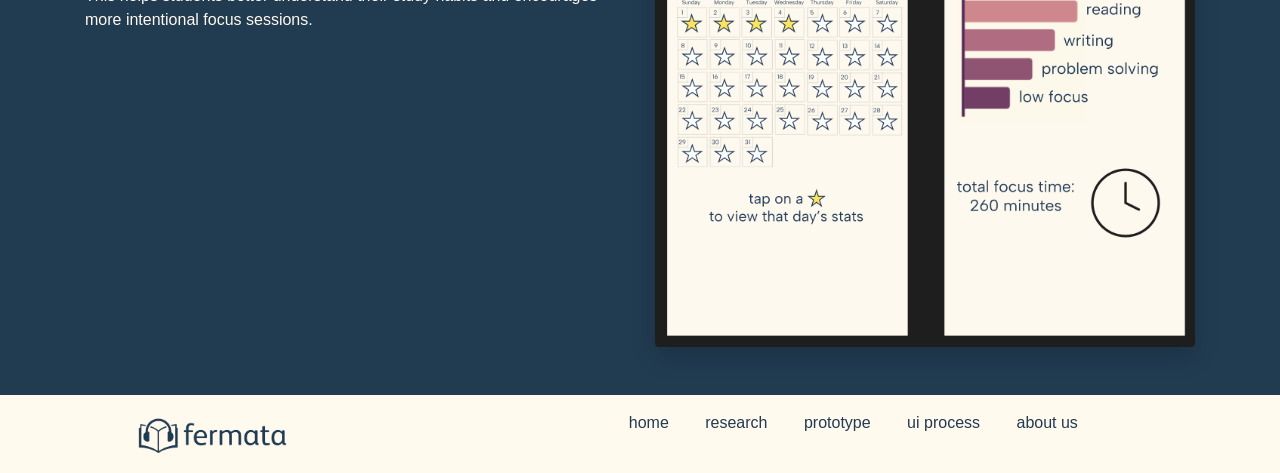
<file: uiprocess.html>
<!DOCTYPE html>
<html lang="en">

<head>
  <meta charset="UTF-8">
  <meta name="viewport" content="width=device-width, initial-scale=1.0">
  
  <title>Fermata - UI Process</title>
  <link rel="shortcut icon" type="image/jpg" href="elements/favicon.png">
  <link rel="stylesheet" href="https://cdn.jsdelivr.net/npm/bootstrap@4.6.2/dist/css/bootstrap.min.css">
  <link href="style.css" rel="stylesheet">
  <script src="https://code.jquery.com/jquery-3.5.1.slim.min.js"></script>
  <script src="https://cdn.jsdelivr.net/npm/bootstrap@4.6.0/dist/js/bootstrap.bundle.min.js"></script>
</head>

<body>
<div class="container my-2 d-flex justify-content-center align-items-center descriptions compact">
  <h1 class="mb-0">UI Process</h1>
</div>

  <!-- Progress Scroll Bar -->
  <div id="scrollProgressBarContainer">
    <div id="scrollProgressBar"></div>
  </div>
  <nav class="navbar navbar-expand-md fixed-top">
    <div class="container-fluid">
      <a class="navbar-brand" href="index.html"><img src="elements/logo.png" height="45px" width="175px"></a>
      <button class="navbar-toggler" type="button" data-toggle="collapse" data-target="#navbarResponsive">
        <span class="navbar-toggler-icon custom-toggler"></span>
      </button>
      <div class="collapse navbar-collapse" id="navbarResponsive">
        <ul class="navbar-nav ml-auto">
          <li class="nav-item">
            <a class="nav-link" href="index.html">home</a>
          </li>
          <li class="nav-item">
            <a class="nav-link" href="research.html">research</a>
          </li>
          <li class="nav-item">
            <a class="nav-link" href="prototype.html">prototype</a>
          </li>
          <li class="nav-item">
            <a class="nav-link" href="uiprocess.html">ui process</a>
          </li>
          <li class="nav-item">
            <a class="nav-link" href="aboutus.html">about us</a>
          </li>
        </ul>
      </div>
    </div>
  </nav>

<div class="container my-5">

  <!-- PAGE TITLE -->
  <div class="text-center mb-5">
    <p class="lead">How we designed Fermata to support focused study sessions.</p>
  </div>

  <!-- DESIGN GOALS -->
  <div class="row mb-5">
    <div class="col-lg-6">
      <h3 class="descriptions">Design Goals</h3>
      <p>
        When designing Fermata, our goal was to create a simple and calming interface
        that would reduce distractions while studying. Since the app focuses on
        concentration and music-assisted studying, we prioritized clarity, minimalism,
        and quick task selection.
      </p>

      <ul>
        <li>minimal distractions</li>
        <li>clear task selection</li>
        <li>quick access to focus sessions</li>
        <li>visual feedback for progress</li>
      </ul>
    </div>

    <div class="col-lg-6">
      <img src="elements/research-rough-draft.png" class="img-fluid rounded">
    </div>
  </div>

  <!-- FEATURE BRAINSTORMING -->
  <div class="row mb-5">


    <div class="col-lg-6">
      <h3 class="descriptions">Feature Brainstorming</h3>
      <p>
        Early in the design process, we explored which features would best support
        focused study sessions. We brainstormed several core tools that would help
        users structure their study time.
      </p>

      <ul>
        <li>study timer to begin focus sessions</li>
        <li>progress tracking and streaks</li>
        <li>calendar view for motivation</li>
        <li>to-do list for organizing tasks</li>
      </ul>
    </div>
    <div class="col-lg-6">
      <img src="elements/icons-brainstorm.png" class="img-fluid rounded">
    </div>
  </div>

  <!-- INITIAL PROTOTYPE -->
  <div class="row mb-5">
    <div class="col-lg-6">
      <h3 class="descriptions">Early Interface Prototype</h3>
      <p>
        Our early interface focused on helping users quickly choose the type of
        task they were working on. This allowed the app to generate a music
        playlist that best matched the cognitive demands of the activity.
      </p>

      <p>
        We designed a simple onboarding flow where users first select their task
        type (reading, writing, memorization, problem solving, etc.) before
        starting a study session.
      </p>
    </div>
    <div class="col-lg-6">
      <img src="elements/opening-og.png" class="img-fluid rounded">
    </div>
  </div>

  <!-- REFINED PROTOTYPE -->
  <div class="row mb-5">
   

    <div class="col-lg-6">
      <h3 class="descriptions">Refined Navigation</h3>
      <p>
        After feedback and iteration, we simplified the navigation by adding
        clear icons for the main features of the app. This allowed users to
        easily switch between study sessions, progress tracking, and task
        management.
      </p>

      <ul>
        <li>study session launcher</li>
        <li>progress dashboard</li>
        <li>to-do list</li>
        <li>settings and customization</li>
      </ul>
    </div>
     <div class="col-lg-6">
      <img src="elements/opening-rev.png" class="img-fluid rounded">
    </div>
  </div>

  <!-- PROGRESS TRACKING -->
  <div class="row mb-5">
    <div class="col-lg-6">
      <h3 class="descriptions">Progress and Motivation</h3>
      <p>
        To help users stay motivated, we implemented a visual progress tracking
        system. The calendar interface allows students to see their study streaks
        and review statistics about their focus sessions.
      </p>

      <p>
        Visual rewards like stars and streaks encourage consistent study habits
        and reinforce positive behavior.
      </p>
    </div>

    <div class="col-lg-6">
      <img src="elements/progress-draft.png" class="img-fluid rounded">
    </div>
  </div>

  <!-- STATISTICS SCREEN -->
  <div class="row mb-5">
    <div class="col-lg-6">
      <h3 class="descriptions">Focus Analytics</h3>
      <p>
        The statistics screen allows users to see how they spend their study
        time across different task types such as reading, writing, and problem
        solving.
      </p>

      <p>
        This helps students better understand their study habits and encourages
        more intentional focus sessions.
      </p>
    </div>
  
  <div class="col-lg-6">
      <img src="elements/progress-rev.png" class="img-fluid rounded">
    </div>
</div>





  
  <!-- Scroll Progress Bar Script -->
  <script>
    window.addEventListener('scroll', function() {
      var scrollTop = window.scrollY || document.documentElement.scrollTop;
      var docHeight = document.documentElement.scrollHeight - document.documentElement.clientHeight;
      var scrolled = (scrollTop / docHeight) * 100;
      document.getElementById('scrollProgressBar').style.width = scrolled + '%';
    });
  </script>
</body>

<!--- Footer -->
<footer class="footer">
  <div class="container-fluid">
    <div class="row text-center">
      <div class="col-md-4">
        <a href="index.html"><img src="elements/logo.png" width="300px" height="50px"></a>
      </div>
      <div class="col-md-8 footer-text">
        <a href="index.html">home</a>
        <a href="research.html">research</a>
        <a href="prototype.html">prototype</a>
        <a href="uiprocess.html">ui process</a>
        <a href="aboutus.html">about us</a>
        
      </div>
    </div>
  </div>
</footer>
</html>
</file>
<file: style.css>
/* Scroll Progress Bar */
#scrollProgressBarContainer {
  position: fixed;
  top: 70px;
  left: 0;
  width: 100%;
  height: 5px;
  background: transparent;
  z-index: 2000;
}

#scrollProgressBar {
  height: 100%;
  width: 0;
  background: linear-gradient(90deg, #213B51 0%, #213B51 100%);
  transition: width 0.2s ease;
}
@import url('https://fonts.googleapis.com/css2?family=Kano:wght@400;500;700&display=swap');

html, body {
  height: 100%;
  width: 100%;
  font-family: 'Raleway', sans-serif;
  /* make room for fixed navbar */
  padding-top: 70px;
}

  

body {
    background-color: #213B51;
    color: #FFF9EE;
    /* small horizontal padding so content doesn't touch viewport edges */
    padding-left: 12px;
    padding-right: 12px;
  }

.navbar {
  padding: .8rem;
  background-color: #FFF9EE; 
  display: flex;
  justify-content: space-between;
  align-items: center;
}

.navbar-brand {
  margin-right: auto;
}

.navbar-nav {
  margin-left: auto !important;
}

.navbar .nav-link {
  color: #213B51; 
  font-family: 'Raleway', sans-serif; 
  text-decoration: none; 
}

.navbar .nav-link:hover {
  color: #2d5a7b;
}

.navbar-toggler {
  border-color: rgba(255, 255, 255, 0.1); 
}

.navbar-toggler .custom-toggler {
  background-image: url("data:image/svg+xml;charset=utf8,%3Csvg viewBox='0 0 30 30' xmlns='http://www.w3.org/2000/svg'%3E%3Cpath stroke='%23213B51' stroke-width='2' stroke-linecap='round' stroke-miterlimit='10' d='M4 7h22M4 15h22M4 23h22'/%3E%3C/svg%3E");
}

.descriptions {
  background-color: #FFF9EE;
  color: #213B51; 
  padding: 2rem;
  border-radius: 8px;
  margin-bottom: 2rem;
}

.descriptions.compact {
  padding: 0.5rem;
  margin-bottom: 0.25rem;
  border-radius: 6px;
}
.footer {
  background-color: #FFF9EE; 
  padding: 1rem 0;
  text-align: center; 
  /* always span the viewport, ignoring body padding */
  position: relative;
  left: 50%;
  right: 50%;
  margin-left: -50vw;
  margin-right: -50vw;
  width: 100vw;
}

.footer .footer-text a {
  color: #213B51;
  margin: 0 1rem;
  font-family: 'Raleway', sans-serif; 
  text-decoration: none; 
}

.footer .footer-text a:hover {
  color: #2d5a7b; 
}
.footer img {
    object-fit: contain; 
    width: 40%;
    height: auto;
  }

  .carousel-item-home{
    height:400px;
  }
  
  .carousel-inner img {
    width:100%;
    height: 100%;
  }
  .carousel-caption {
    position: absolute;
    top: 50%;
    transform: translateY(-50%);
  }
  .carousel-item {
    max-height: 400px; 
  }

  .carousel-item img {
    object-fit: contain;
    width: 100%;
    height: 100%;
  }

  .card {
    background-color: #fefcf8;
    color: #213B51; 
    border: none;
    border-radius: 8px;
    margin-bottom: 2rem;
  }

  .btn {
    background-color: #213B51; 
    color: #FFF9EE; 
    border: none;
    padding: 0.5rem 1rem;
    border-radius: 4px;
    text-decoration: none;
    font-family: 'Raleway', sans-serif; 
  }

  /* ensure card bodies stretch and buttons stick to bottom */
  .card {
    display: flex;
    flex-direction: column;
  }

  .card-body {
    display: flex;
    flex-direction: column;
  }

  .card-body .btn {
    margin-top: auto;
  }

  .btn:hover {
    background-color: #2d5a7b;
    color: #FFF9EE;
  }

  .card-title {
    font-family: 'Varela', sans-serif; 
    font-size: 2rem;
    margin-bottom: 0.5rem;
  }


  .card-img-top {
    height: 300px; ;
  }


  /* Research page stats */
.stat-box, .mini-stat-box, .callout-box {
  background: #fbf7ef; 
  border-radius: 18px;
  padding: 18px;
  box-shadow: 0 10px 25px rgba(0,0,0,0.08);
}

.big-stat {
  font-size: 3rem;
  font-weight: 700;
  color: #1f3d4d; 
  line-height: 1;
}

.big-stat-sm {
  font-size: 2.2rem;
  font-weight: 700;
  color: #1f3d4d;
  line-height: 1;
  margin-bottom: 8px;
}

.stat-label {
  font-size: 1rem;
  color: #2b2b2b;
}

.mini-stat {
  font-size: 2rem;
  font-weight: 700;
  color: #1f3d4d;
  line-height: 1;
}

.mini-label {
  font-size: 0.95rem;
  color: #2b2b2b;
}

.img-fluid {
  border-radius: 16px;
  box-shadow: 0 10px 25px rgba(0,0,0,0.15);
}

.title-headings {
  font-family: 'Varela', sans-serif;
  color: #213B51;
  background-color: #fbf7ef;
  margin-top: 1.5rem;
  margin-bottom: 1rem;
}

.graph-card {
  background: #fbf7ef;
  border-radius: 18px;
  padding: 16px;
  margin-bottom: 30px;
  box-shadow: 0 10px 25px rgba(0,0,0,0.08);
}

.graph-card img {
  width: 100%;
  border-radius: 10px;
}

.graph-caption {
  color: #213B51;
  font-size: 0.95rem;
  margin-top: 8px;
}
</file>
